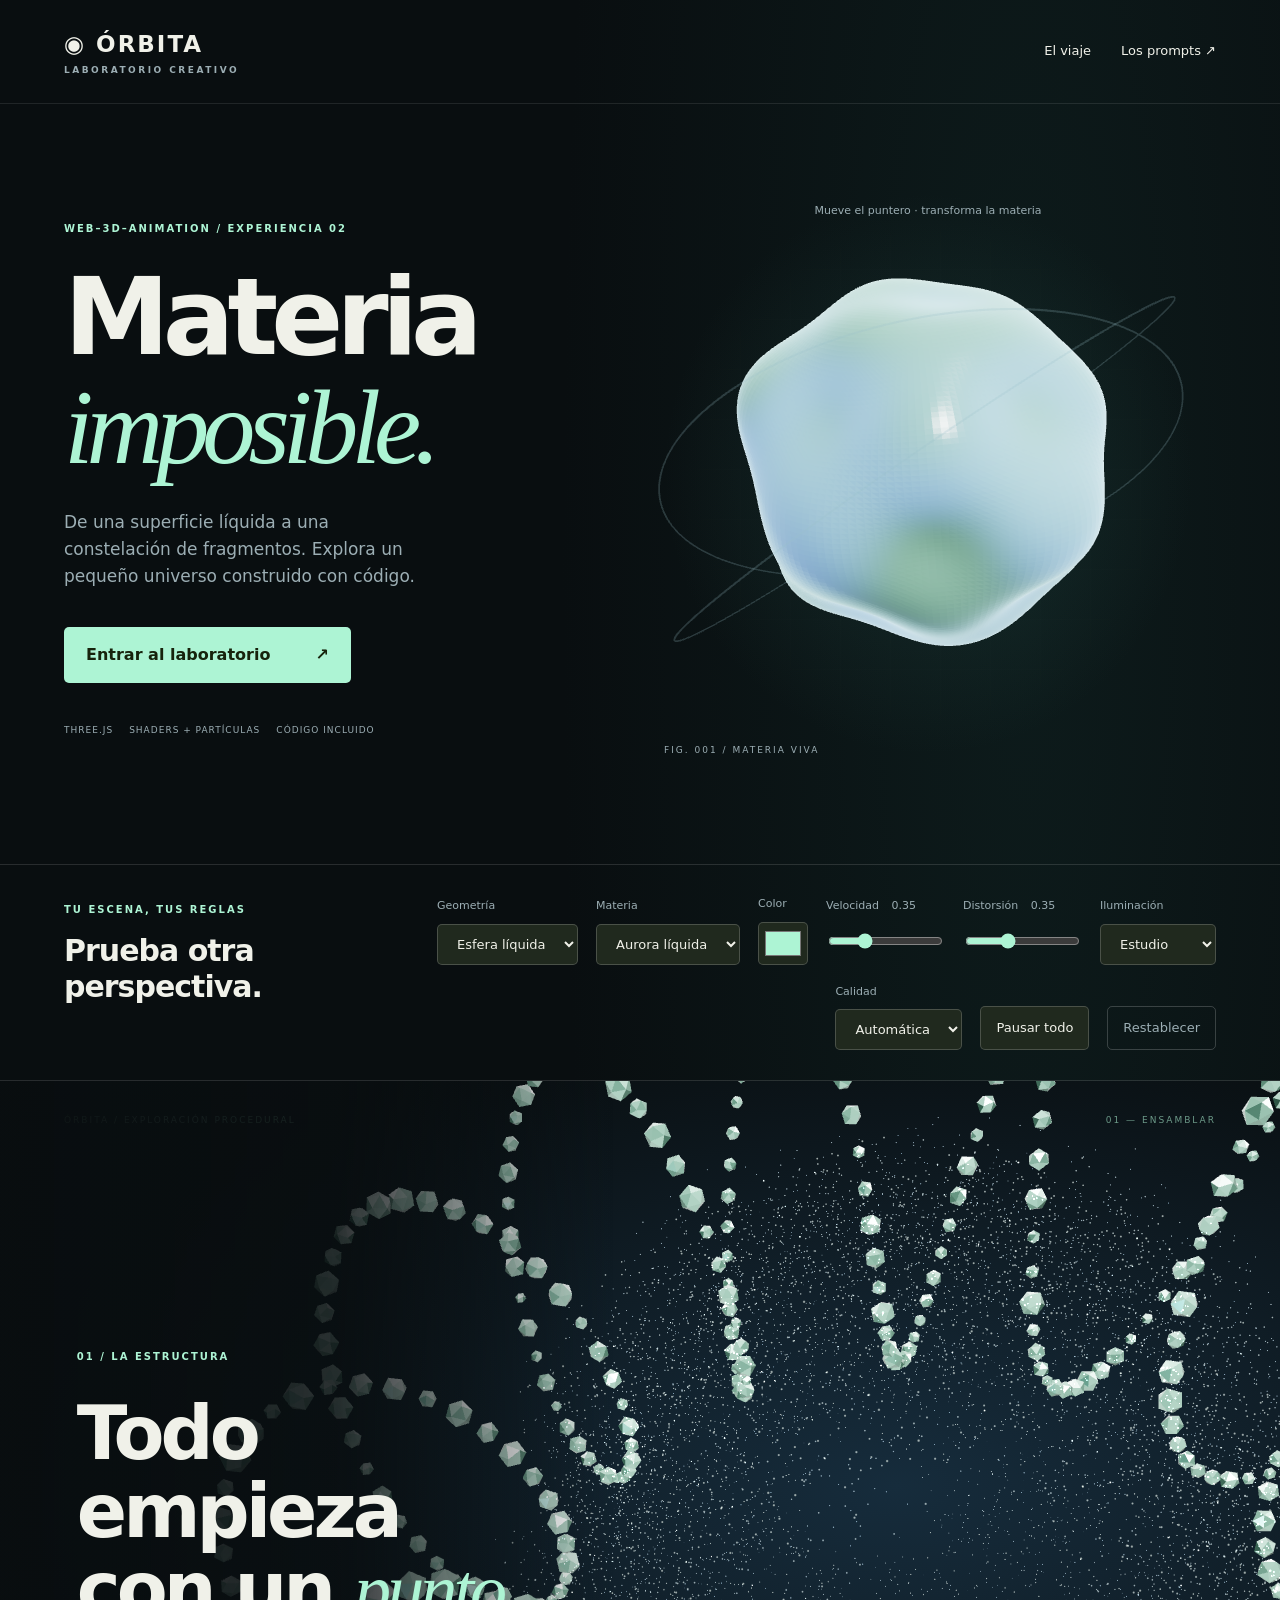
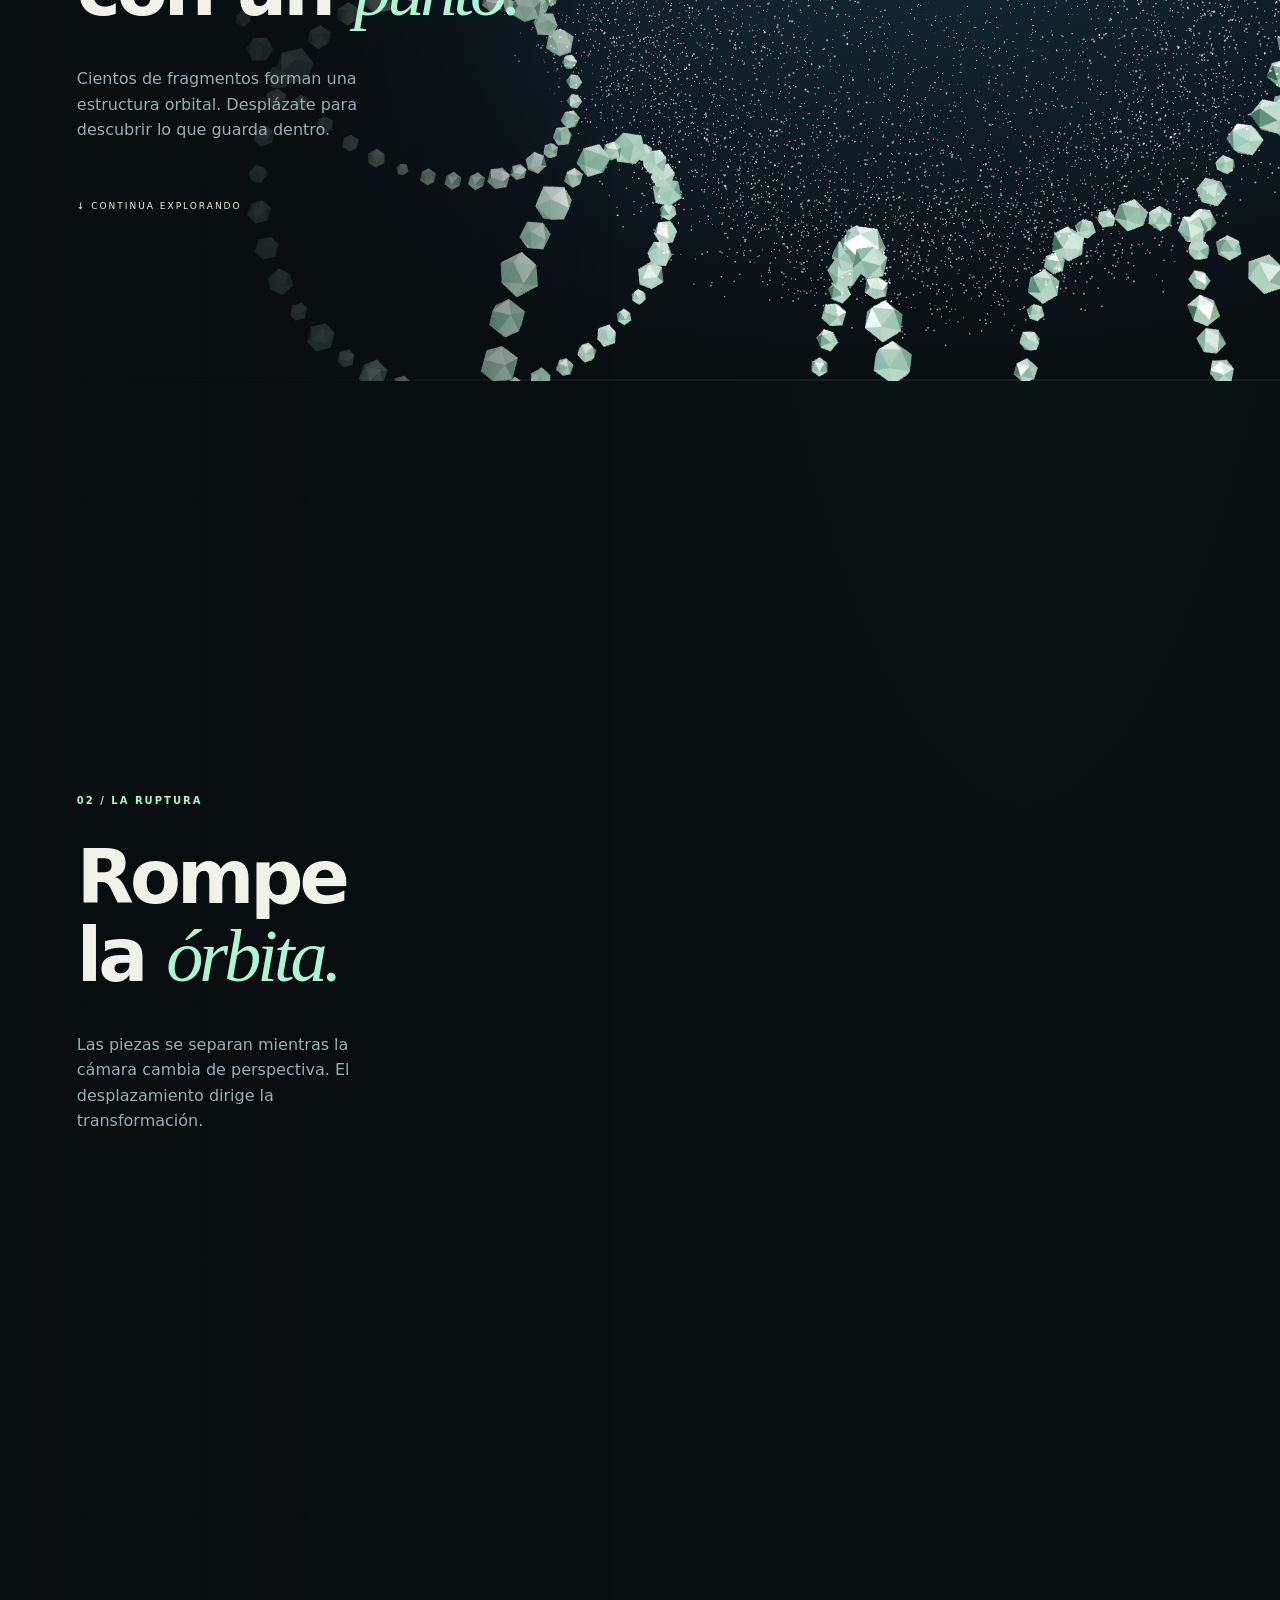
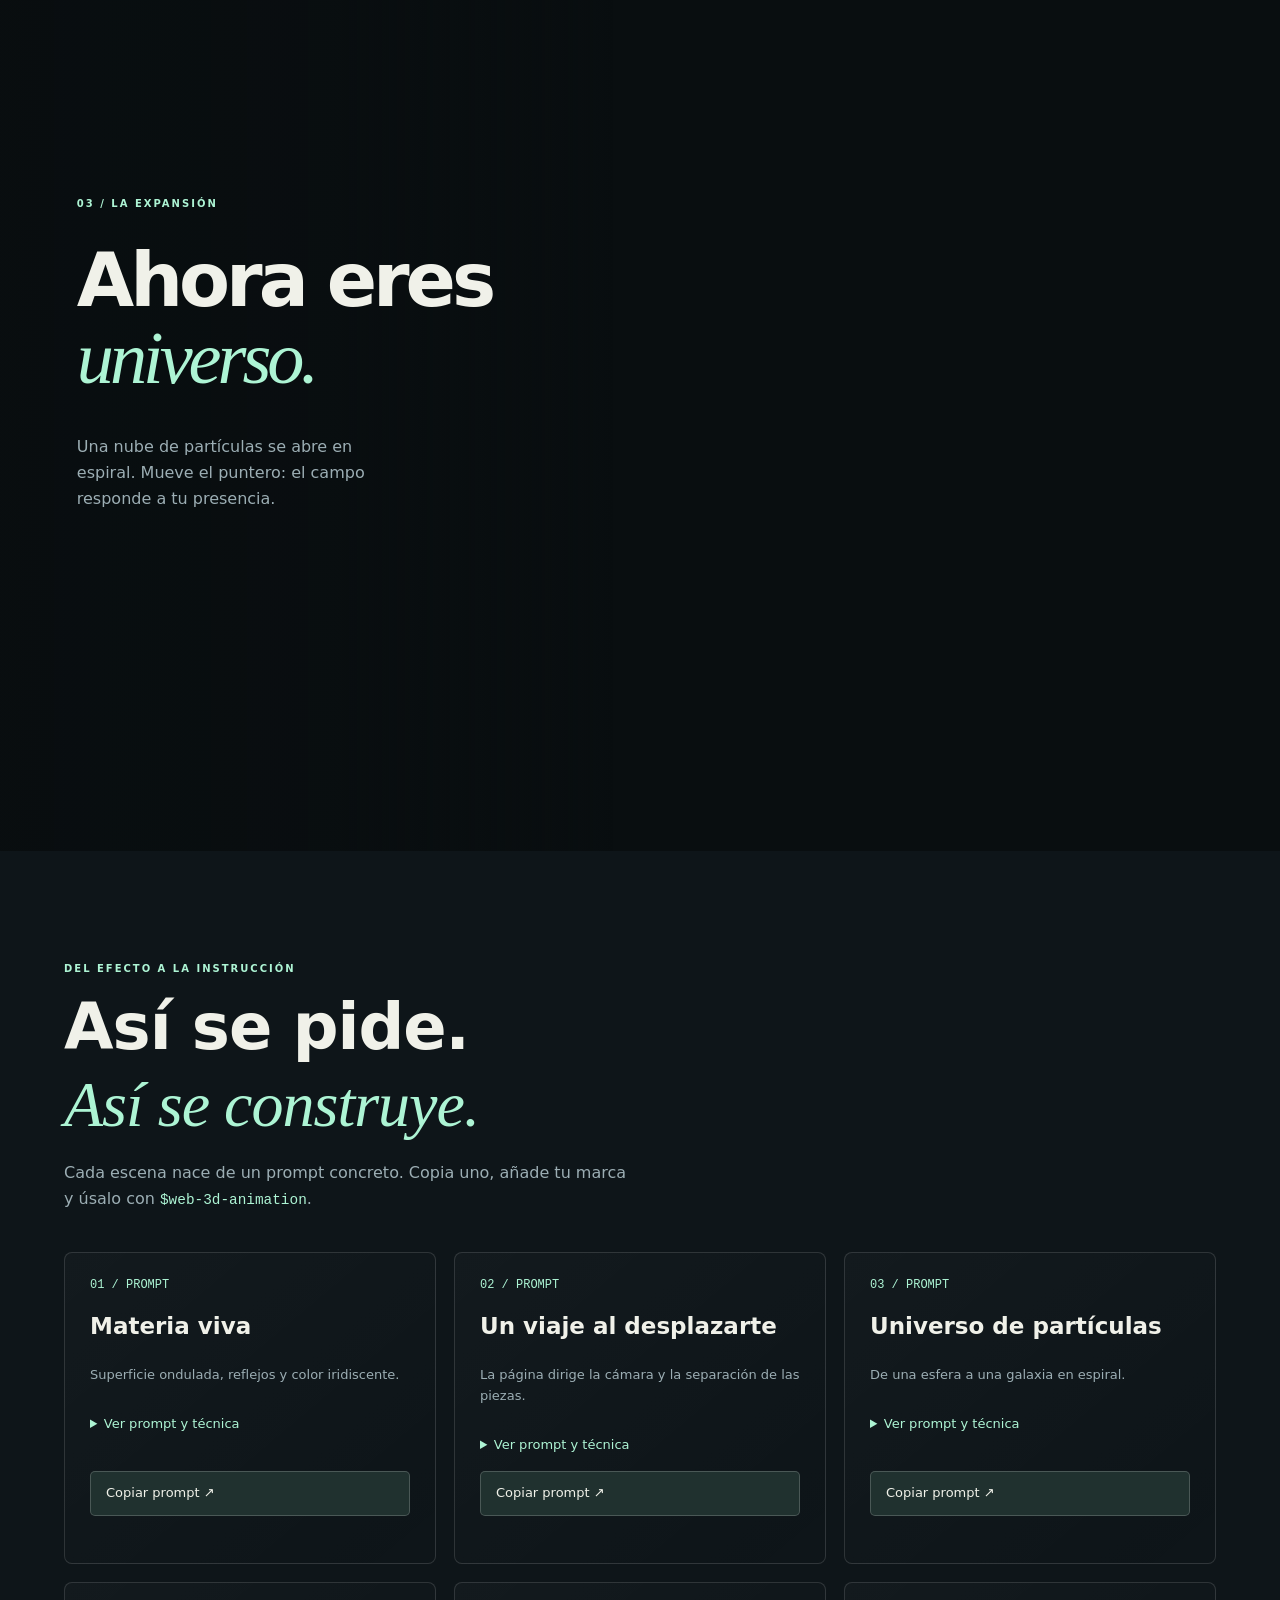
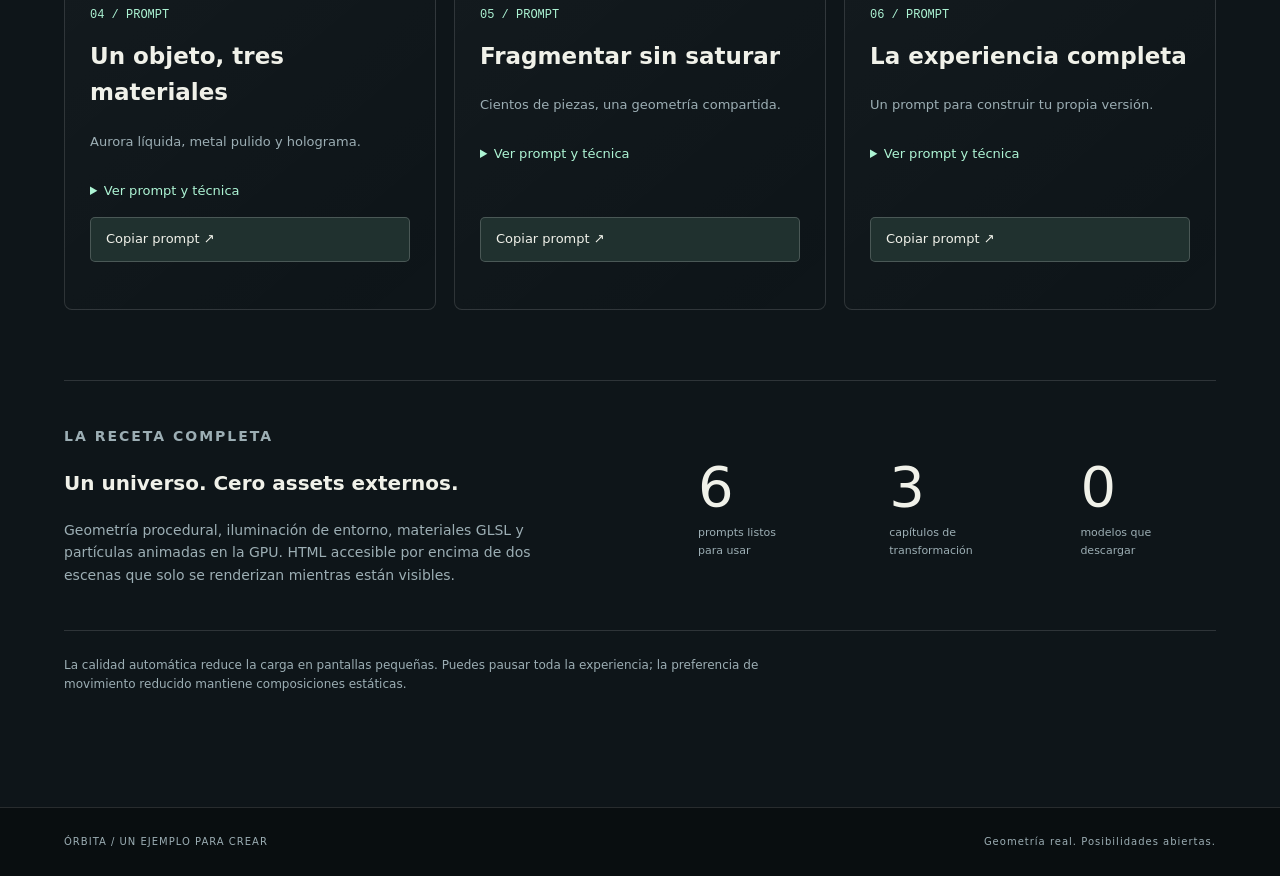
<file: examples/orbita/index.html>
<!doctype html>
<html lang="es"><head><meta charset="utf-8"><meta name="viewport" content="width=device-width,initial-scale=1"><meta name="description" content="Ejemplo interactivo de la habilidad web-3d-animation"><title>Órbita — Materia imposible</title><link rel="stylesheet" href="styles.css"><link rel="icon" href="data:,"><script type="importmap">{"imports":{"three":"./vendor/three.module.js","three/addons/environments/RoomEnvironment.js":"./vendor/RoomEnvironment.js"}}</script></head>
<body><header><a class="brand" href="#">◉ ÓRBITA<span>LABORATORIO CREATIVO</span></a><nav><a href="#viaje">El viaje</a><a href="#guia">Los prompts ↗</a></nav></header>
<main><section class="hero"><div class="intro"><p class="eyebrow">WEB–3D–ANIMATION / EXPERIENCIA 02</p><h1>Materia<br><em>imposible.</em></h1><p class="lead">De una superficie líquida a una constelación de fragmentos. Explora un pequeño universo construido con código.</p><a class="cta" href="#laboratorio">Entrar al laboratorio <span>↗</span></a><div class="tags"><span>THREE.JS</span><span>SHADERS + PARTÍCULAS</span><span>CÓDIGO INCLUIDO</span></div></div>
<div class="stage" id="stage"><div class="grid"></div><div id="poster" aria-hidden="true">◎</div><canvas id="scene" aria-label="Escultura tridimensional configurable"></canvas><span class="stage-label">FIG. 001 / MATERIA VIVA</span><p id="status" role="status">Cargando escena…</p></div></section>
<section class="controls" id="laboratorio" aria-label="Personalizar la escena"><div><span class="eyebrow">TU ESCENA, TUS REGLAS</span><h2>Prueba otra perspectiva.</h2></div><fieldset id="settings" disabled><div class="field"><label for="shape">Geometría</label><select id="shape"><option value="sphere">Esfera líquida</option><option value="knot">Nudo orbital</option><option value="torus">Anillo</option><option value="ico">Cristal</option></select></div><div class="field"><label for="material">Materia</label><select id="material"><option value="liquid">Aurora líquida</option><option value="metal">Metal pulido</option><option value="holo">Holograma</option></select></div><div class="field"><label for="color">Color</label><input type="color" id="color" value="#b8f36c"></div><div class="field"><label for="speed">Velocidad <output id="speed-value">0.35</output></label><input id="speed" type="range" min="0" max="1.2" step="0.05" value="0.35"></div><div class="field"><label for="energy">Distorsión <output id="energy-value">0.35</output></label><input id="energy" type="range" min="0" max="1" step="0.05" value="0.35"></div><div class="field"><label for="light">Iluminación</label><select id="light"><option value="studio">Estudio</option><option value="sunset">Atardecer</option><option value="ice">Polar</option></select></div><div class="field"><label for="quality">Calidad</label><select id="quality"><option value="auto">Automática</option><option value="low">Ligera</option><option value="high">Alta</option></select></div><button id="pause" aria-pressed="false">Pausar</button><button id="reset" class="secondary">Restablecer</button></fieldset></section>
<section class="journey" id="viaje"><div class="journey-visual" id="journey-stage"><canvas id="journey-canvas" aria-label="Escultura que se descompone en fragmentos y se transforma en una galaxia al desplazarse"></canvas><div class="journey-fallback" id="journey-poster">✦</div><div class="hud"><span>ÓRBITA / EXPLORACIÓN PROCEDURAL</span><span id="chapter">01 — ENSAMBLAR</span></div><div class="progress"><div id="progress-bar"></div></div></div><div class="chapters"><article><p class="eyebrow">01 / LA ESTRUCTURA</p><h2>Todo empieza<br>con un <em>punto.</em></h2><p>Cientos de fragmentos forman una estructura orbital. Desplázate para descubrir lo que guarda dentro.</p><span class="scroll-hint">↓ CONTINÚA EXPLORANDO</span></article><article><p class="eyebrow">02 / LA RUPTURA</p><h2>Rompe<br>la <em>órbita.</em></h2><p>Las piezas se separan mientras la cámara cambia de perspectiva. El desplazamiento dirige la transformación.</p></article><article><p class="eyebrow">03 / LA EXPANSIÓN</p><h2>Ahora eres<br><em>universo.</em></h2><p>Una nube de partículas se abre en espiral. Mueve el puntero: el campo responde a tu presencia.</p></article></div></section>
<section class="guide" id="guia"><p class="eyebrow">DEL EFECTO A LA INSTRUCCIÓN</p><h2>Así se pide.<br><em>Así se construye.</em></h2><p class="guide-intro">Cada escena nace de un prompt concreto. Copia uno, añade tu marca y úsalo con <code>$web-3d-animation</code>.</p><div class="prompt-grid" id="prompt-grid"></div><div class="recipe"><div><p class="eyebrow">LA RECETA COMPLETA</p><h3>Un universo. Cero assets externos.</h3><p>Geometría procedural, iluminación de entorno, materiales GLSL y partículas animadas en la GPU. HTML accesible por encima de dos escenas que solo se renderizan mientras están visibles.</p></div><div class="stats"><div><strong>6</strong><span>prompts listos para usar</span></div><div><strong>3</strong><span>capítulos de transformación</span></div><div><strong>0</strong><span>modelos que descargar</span></div></div></div><p class="note">La calidad automática reduce la carga en pantallas pequeñas. Puedes pausar toda la experiencia; la preferencia de movimiento reducido mantiene composiciones estáticas.</p></section></main><footer><span>ÓRBITA / UN EJEMPLO PARA CREAR</span><span>Geometría real. Posibilidades abiertas.</span></footer><noscript>Activa JavaScript para explorar la escena 3D.</noscript><script type="module" src="app.js"></script></body></html>
</file>
<file: examples/orbita/styles.css>
:root{color-scheme:dark;--bg:#101510;--text:#f0f1e9;--muted:#a6afa1;--accent:#b8f36c}*{box-sizing:border-box}html{scroll-behavior:smooth}body{margin:0;background:var(--bg);color:var(--text);font:16px/1.6 system-ui,sans-serif}a{color:inherit;text-decoration:none}header,footer{display:flex;justify-content:space-between;align-items:center;padding:26px 5vw;border-bottom:1px solid #ffffff20}.brand{font-size:23px;font-weight:750;letter-spacing:2px}.brand span{display:block;font-size:9px;letter-spacing:2.5px;color:var(--muted)}header>a:last-child{font-size:14px}.hero{display:grid;grid-template-columns:1fr 1fr;min-height:650px;padding:30px 5vw 50px;align-items:center}.intro{padding:35px 0;z-index:1}.eyebrow{font-size:10px;letter-spacing:2px;color:var(--accent);font-weight:700}h1{font-size:clamp(54px,6.8vw,104px);line-height:1.03;letter-spacing:-6px;margin:26px 0}h1 em{font-family:Georgia,serif;font-weight:400;color:var(--accent)}.lead{max-width:360px;color:var(--muted);font-size:17px}.cta{display:inline-flex;gap:45px;background:var(--accent);color:#17230c;padding:15px 22px;margin-top:20px;border-radius:5px;font-weight:650}.tags{display:flex;gap:16px;font-size:9px;letter-spacing:1px;color:var(--muted);margin-top:40px}.stage{height:550px;position:relative;overflow:hidden;background:radial-gradient(ellipse,#34452b70,transparent 68%);border:1px solid #ffffff16;border-radius:48% 48% 8px 8px}.stage canvas{width:100%;height:100%;position:relative;display:block}.grid{position:absolute;inset:0;opacity:.15;background-image:linear-gradient(#aabb9933 1px,transparent 1px),linear-gradient(90deg,#aabb9933 1px,transparent 1px);background-size:50px 50px}.stage-label{position:absolute;bottom:22px;left:24px;font-size:9px;letter-spacing:2px;color:var(--muted)}#status{position:absolute;top:22px;left:0;right:0;text-align:center;font-size:11px;color:var(--muted)}#poster{position:absolute;inset:0;display:grid;place-items:center;font-size:280px;color:var(--accent)}#poster[hidden]{display:none}.controls{padding:30px 5vw;border-block:1px solid #ffffff20;display:flex;gap:35px;justify-content:space-between;align-items:center}h2{font-size:30px;line-height:1.2;letter-spacing:-1px;margin:12px 0}fieldset{border:0;padding:0;margin:0;display:flex;align-items:end;gap:20px;flex-wrap:wrap}label{display:block;font-size:11px;color:var(--muted);margin-bottom:9px}button,select{font:inherit;font-size:13px;border-radius:5px;border:1px solid #ffffff30;padding:11px 15px;background:#20291e;color:var(--text)}button{cursor:pointer}button:hover{border-color:var(--accent)}input[type=color]{width:50px;height:43px;padding:4px;border:1px solid #ffffff30;background:#20291e;border-radius:5px}input[type=range]{accent-color:var(--accent);width:115px;height:32px}output{margin-left:9px}button.secondary{background:transparent;color:var(--muted)}.guide{padding:80px 5vw}.guide>h2{font-size:44px}.cards{display:grid;grid-template-columns:repeat(3,1fr);gap:30px;margin:44px 0}.cards article{border-top:1px solid #ffffff30;padding-top:20px}.cards b{font-size:12px;color:var(--accent)}h3{font-size:20px}.cards p{max-width:340px;color:var(--muted);font-size:14px}code{font-size:.9em;color:var(--accent)}.prompt{padding:26px 30px;border:1px solid #ffffff25;border-radius:8px;background:#192016;max-width:900px}.prompt>p:nth-child(2){font-size:18px;max-width:740px}#copy-status{font-size:12px;margin-left:15px}footer{border-top:1px solid #ffffff20;font-size:10px;letter-spacing:1px;color:var(--muted);gap:15px}:focus-visible{outline:2px solid var(--accent);outline-offset:5px}@media(max-width:1000px){.controls{align-items:start;flex-direction:column}h1{letter-spacing:-3px}.stage{height:470px}}@media(max-width:650px){header{padding:20px 6vw}.hero{grid-template-columns:1fr;padding:20px 6vw 35px}.intro{padding:18px 0}h1{font-size:65px}.lead{font-size:16px}.tags{gap:12px;margin-top:25px}.stage{height:370px}.controls{padding:30px 6vw}.guide{padding:55px 6vw}.guide>h2{font-size:35px}.cards{grid-template-columns:1fr;gap:15px}.cards p{max-width:none}footer{align-items:start;flex-direction:column}fieldset{gap:15px}.prompt{padding:22px}}@media(prefers-reduced-motion:reduce){html{scroll-behavior:auto}}
/* Experience 02 */
:root{--bg:#090e10;--accent:#adf4d4;--muted:#9caeb4}body{background:radial-gradient(ellipse at 80% 10%,#15353255,transparent 32%),var(--bg)}header{border-color:#ffffff18}nav{display:flex;gap:30px;font-size:13px}.hero{min-height:760px}.stage{height:610px;border:0;border-radius:0;background:radial-gradient(ellipse,#346b6440,transparent 65%)}.stage .grid{mask-image:radial-gradient(ellipse,black,transparent 70%)}h1{font-size:clamp(65px,8.3vw,120px);letter-spacing:-7px}.controls{align-items:flex-start;gap:25px}.controls>div{min-width:240px}.controls fieldset{justify-content:flex-end;gap:18px;max-width:890px}.controls h2{max-width:240px}.cta{background:#adf4d4}.journey{height:330svh;position:relative}.journey-visual{position:sticky;top:0;height:100svh;overflow:hidden;background:radial-gradient(ellipse at 70% 45%,#162c3c,#090e10 70%)}#journey-canvas{width:100%;height:100%;display:block}.journey-fallback{position:absolute;inset:0;display:grid;place-items:center;color:var(--accent);font-size:200px}.journey-fallback[hidden]{display:none}.hud{position:absolute;top:32px;left:5vw;right:5vw;display:flex;justify-content:space-between;font-size:9px;letter-spacing:2px;color:#adf4d499}.progress{position:absolute;bottom:0;height:2px;left:0;right:0;background:#ffffff10}#progress-bar{height:100%;width:0;background:var(--accent)}.chapters{position:relative;margin-top:-100svh;pointer-events:none}.chapters article{height:110svh;display:flex;flex-direction:column;justify-content:center;padding:10vh 6vw;width:48%;background:linear-gradient(90deg,#090e10d9,transparent)}.chapters h2{font-size:clamp(48px,5.8vw,88px);line-height:1.05;letter-spacing:-4px;margin:20px 0}.chapters h2 em,.guide h2 em{font-family:Georgia,serif;font-weight:400;color:var(--accent)}.chapters article>p:not(.eyebrow){max-width:310px;color:var(--muted)}.scroll-hint{font-size:9px;letter-spacing:2px;margin-top:40px}.guide{position:relative;background:#0e1519;padding-block:100px}.guide>h2{font-size:64px}.guide-intro{max-width:570px;color:var(--muted)}.prompt-grid{display:grid;grid-template-columns:repeat(3,1fr);gap:18px;margin-top:40px}.prompt-card{padding:25px;border:1px solid #ffffff22;border-radius:8px;background:linear-gradient(140deg,#ffffff06,transparent);display:flex;flex-direction:column}.prompt-card .number{font:12px monospace;color:var(--accent)}.prompt-card h3{font-size:23px;margin:16px 0 8px}.prompt-card>p{color:var(--muted);font-size:13px}.prompt-card details{margin:15px 0;color:#c5d1d5;font-size:13px}.prompt-card summary{cursor:pointer;color:var(--accent)}.prompt-card blockquote{margin:12px 0;padding-left:13px;border-left:1px solid var(--accent);line-height:1.65}.prompt-card button{margin-top:auto;text-align:left;background:#20312f}.copy-status{font-size:11px;min-height:22px;color:var(--accent)}.recipe{border-block:1px solid #ffffff22;margin-top:70px;padding:30px 0;display:grid;grid-template-columns:1fr 1fr;gap:45px}.recipe p{color:var(--muted);font-size:14px;max-width:500px}.stats{display:flex;justify-content:space-around;gap:20px;align-items:center}.stats strong{display:block;font-size:56px;font-weight:400;line-height:1.3}.stats span{display:block;font-size:11px;color:var(--muted);max-width:100px}.note{max-width:730px;color:var(--muted);font-size:12px;margin-top:25px}@media(max-width:1000px){.controls fieldset{justify-content:flex-start}.hero{min-height:650px}.stage{height:500px}.prompt-grid{grid-template-columns:1fr 1fr}.chapters article{width:55%}.controls h2{max-width:none}}@media(max-width:650px){nav{gap:14px;font-size:11px}.hero{padding-top:20px}.stage{height:390px}h1{font-size:76px;letter-spacing:-5px}.journey{height:300svh}.chapters article{height:100svh;width:100%;justify-content:flex-end;padding:0 7vw 9svh;background:linear-gradient(0deg,#090e10ee,transparent 72%)}.chapters h2{font-size:50px;letter-spacing:-2px}.chapters article>p:not(.eyebrow){font-size:14px;max-width:300px}.hud{font-size:7px;letter-spacing:1px}.prompt-grid{grid-template-columns:1fr}.guide>h2{font-size:46px}.recipe{grid-template-columns:1fr}.stats{justify-content:space-between}.stats strong{font-size:42px}.scroll-hint{margin-top:15px}}
@media(min-width:651px){.chapters article{background:linear-gradient(90deg,#090e10f5 0%,#090e10d9 55%,transparent 100%)}}
</file>
